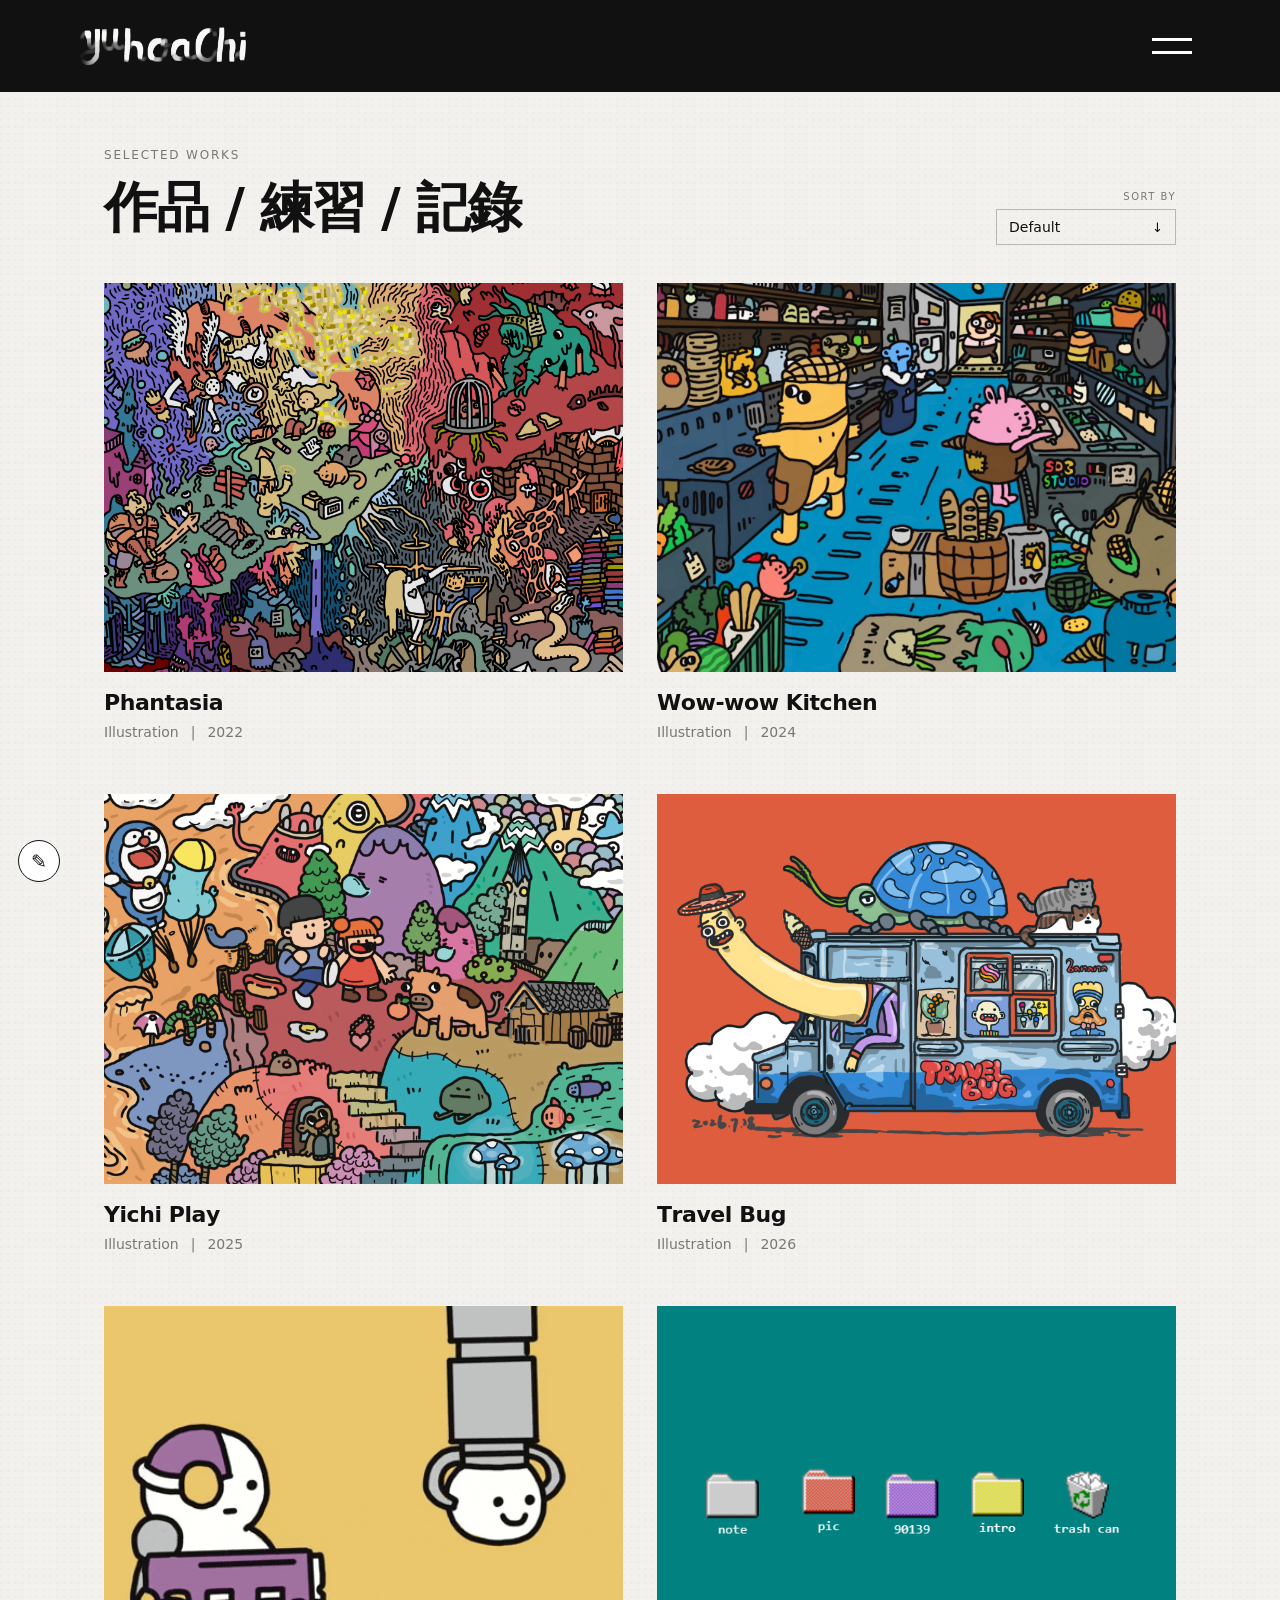
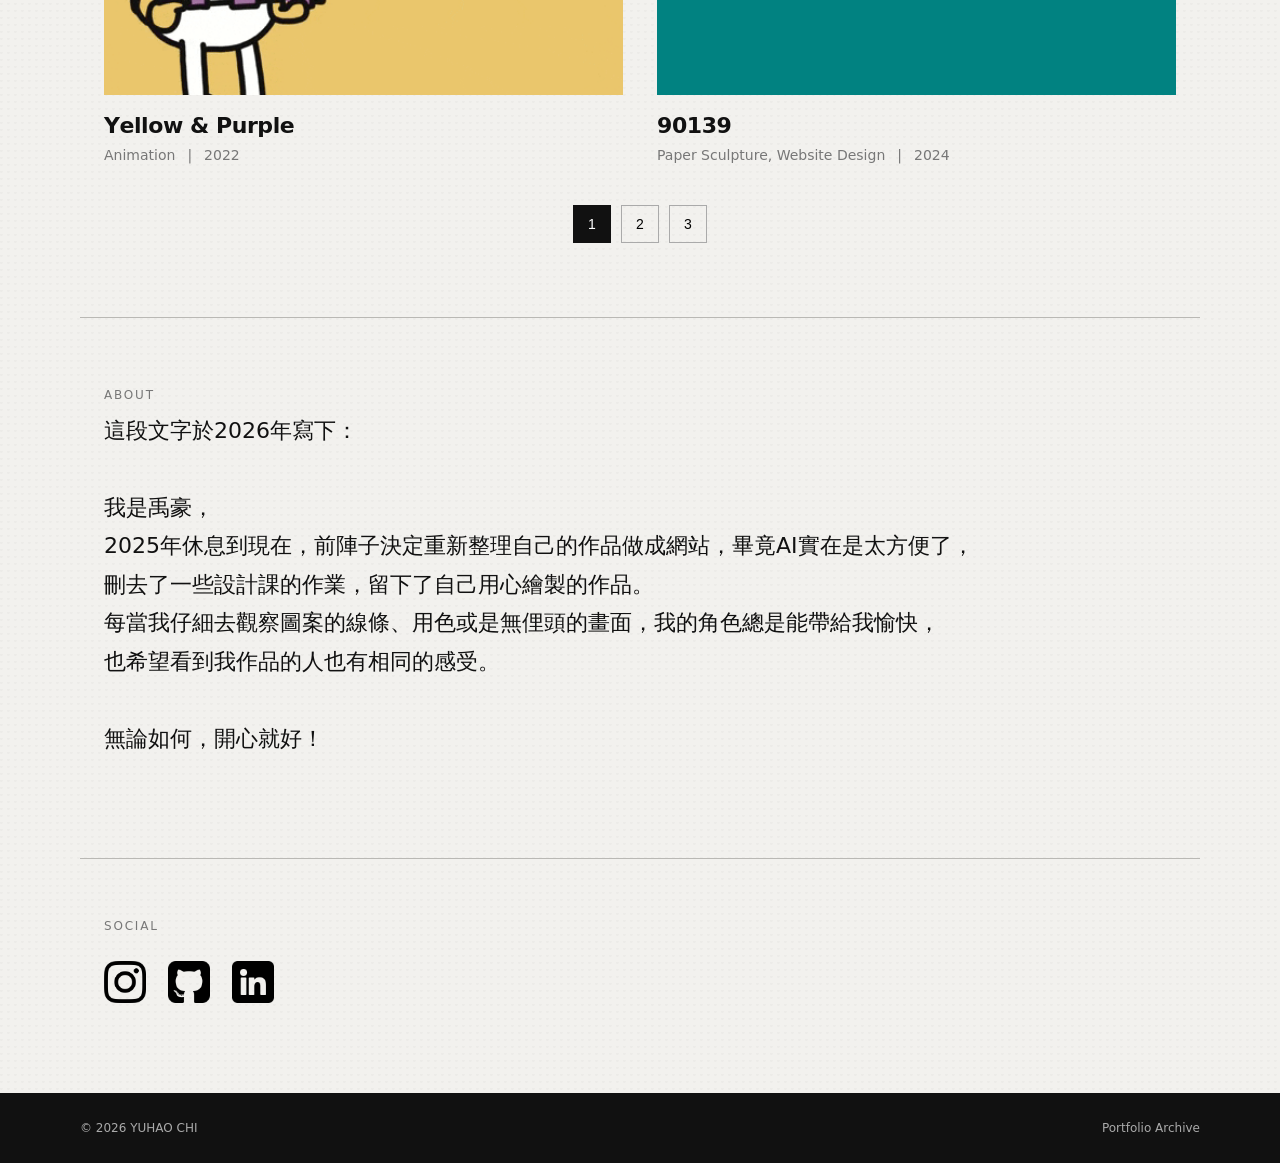
<file: index.html>
<!doctype html>
<html lang="zh-Hant">
<head>
  <meta charset="utf-8" />
  <meta name="viewport" content="width=device-width, initial-scale=1" />
  <title>YUHAOCHI Portfolio</title>
  <meta name="description" content="個人藝術作品集" />
  <link rel="stylesheet" href="style.css" />
  <link rel="icon" type="image/png" href="assets/favicon.png">
</head>
<body>
  <header class="site-header">
    <!--<a class="brand" href="index.html" aria-label="首頁">YUHAO CHI</a>-->
    <a class="brand" href="index.html" aria-label="YUHAO CHI Home">
      <img src="assets/logo_v2.png" alt="YUHAO CHI">
    </a>
    <div class="menu-wrap">

      <button class="menu-btn" id="menuBtn" aria-label="開啟選單" aria-expanded="false">
        <span></span>
        <span></span>
      </button>

      <nav class="menu" id="menu">
        <a href="index.html">Works</a>
        <a href="#about">About</a>
        <a href="#social">Social</a>
      </nav>

    </div>
  </header>

  <main>
    <section class="intro">
      <div class="intro-head">

        <div>
          <p>SELECTED WORKS</p>
          <h1>作品 / 練習 / 記錄</h1>
        </div>

        <div class="sort-control">
          <span class="sort-label">SORT BY</span>

          <div class="sort-dropdown" id="sortDropdown">

            <button
              class="sort-trigger"
              id="sortTrigger"
              type="button"
              aria-expanded="false"
            >
              <span id="sortCurrent">Default</span>

              <span class="sort-arrow">↓</span>
            </button>

            <div class="sort-menu" id="sortMenu">
              <button type="button" data-sort="default">
                Default
              </button>

              <button type="button" data-sort="newest">
                Newest First
              </button>

              <button type="button" data-sort="oldest">
                Oldest First
              </button>
            </div>

          </div>
        </div>

      </div>
    </section>

    <section class="work-list" id="workList" aria-live="polite"></section>

    <nav class="pagination" id="pagination" aria-label="作品頁碼"></nav>

    <section class="about" id="about">
      <div class="section-kicker">ABOUT</div>
      <p>
        這段文字於2026年寫下：<br>
        <br>
        我是禹豪，<br>
        2025年休息到現在，前陣子決定重新整理自己的作品做成網站，畢竟AI實在是太方便了，<br>
        刪去了一些設計課的作業，留下了自己用心繪製的作品。<br>
        每當我仔細去觀察圖案的線條、用色或是無俚頭的畫面，我的角色總是能帶給我愉快，<br>
        也希望看到我作品的人也有相同的感受。<br>
        <br>
        無論如何，開心就好！<br>
      </p>
    </section>
  </main>

  <section class="social" id="social">
    <div class="section-kicker">SOCIAL</div>

    <div class="social-links">

      <a
        href="https://www.instagram.com/sild3nafil/"
        target="_blank"
        rel="noopener noreferrer"
        aria-label="Instagram"
      >
        <img src="assets/instagram.png" alt="Instagram">
      </a>

      <a
        href="https://github.com/sild3nafil"
        target="_blank"
        rel="noopener noreferrer"
        aria-label="GitHub"
      >
        <img src="assets/github.png" alt="GitHub">
      </a>

      <a
        href="https://www.linkedin.com/in/yu-hao-chi/"
        target="_blank"
        rel="noopener noreferrer"
        aria-label="LinkedIn"
      >
        <img src="assets/linkedin.png" alt="LinkedIn">
      </a>

    </div>
  </section>

  <footer>
    <span>© 2026 YUHAO CHI</span>
    <span>Portfolio Archive</span>
  </footer>

  <!-- Doodle -->
  <canvas id="doodleCanvas"></canvas>

  <div class="doodle-ui">
    <button id="drawToggle" class="doodle-pencil" aria-label="Draw">
      ✎
    </button>

    <div class="doodle-tools">
      <button id="undoDrawing">UNDO</button>
      <button id="clearDrawing">CLEAR</button>
      <button id="doneDrawing">DONE</button>
    </div>
  </div>

  <script src="data.js"></script>
  <script src="app.js"></script>
</body>
</html>
</file>
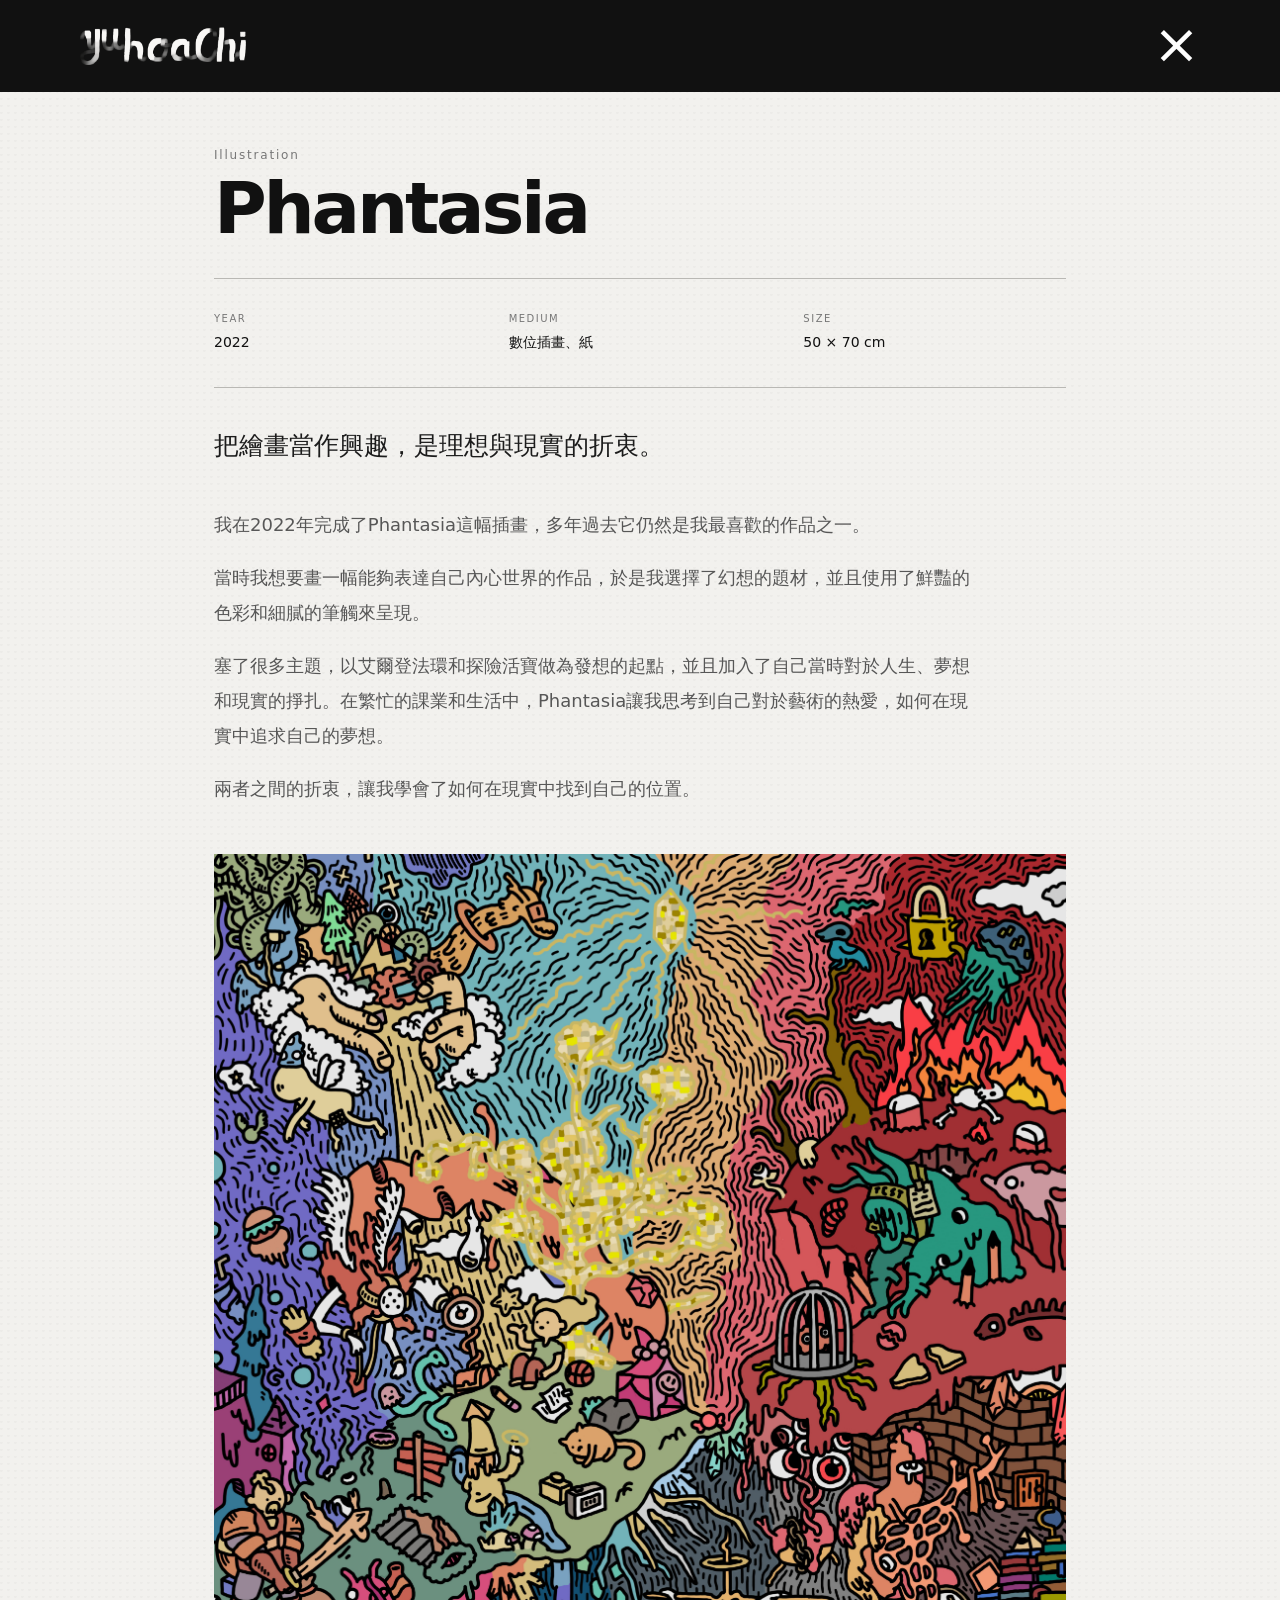
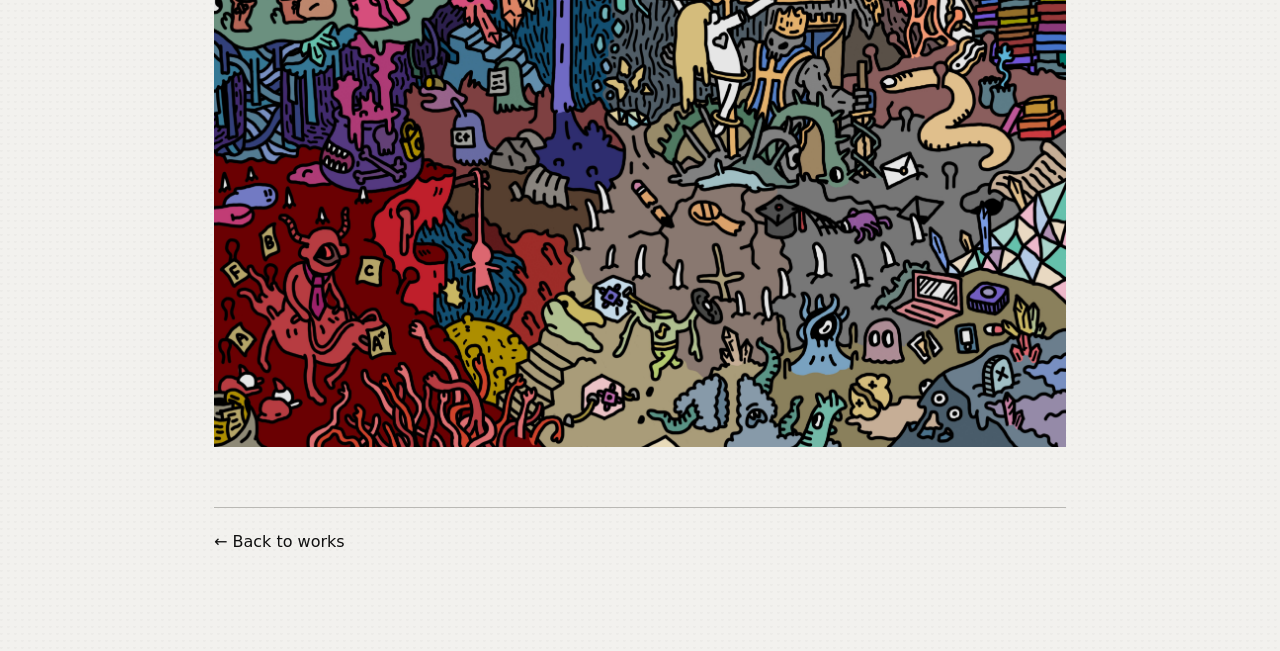
<file: work.html>
<!doctype html>
<html lang="zh-Hant">
<head>
  <meta charset="utf-8" />
  <meta name="viewport" content="width=device-width, initial-scale=1" />
  <title>YUHAOCHI Portfolio</title>
  <link rel="stylesheet" href="style.css" />
  <link rel="icon" type="image/png" href="assets/favicon.png">
</head>
<body class="detail-page">
  <header class="site-header">
    <a class="brand" href="index.html" aria-label="YUHAO CHI Home">
      <img src="assets/logo_v2.png" alt="YUHAO CHI">
    </a>
    <a class="close-btn" id="closeBtn" href="index.html" aria-label="返回作品列表">×</a>
  </header>

  <main class="detail-shell">
    <article id="detail"></article>
  </main>

  <script src="data.js"></script>
  <script src="marquee-gallery.js"></script>
  <script>
    /*const params = new URLSearchParams(location.search);
    const id = Number(params.get("id"));
    const work = WORKS.find(w => w.id === id) || WORKS[0];*/
    const params = new URLSearchParams(location.search);

    const id = Number(params.get("id"));
    const page = Number(params.get("page")) || 1;
    const sort = params.get("sort") || "default";

    const work = WORKS.find(w => w.id === id) || WORKS[0];

    const sortQuery =
      sort !== "default"
        ? `&sort=${sort}`
        : "";

    const backUrl =
      `index.html?page=${page}${sortQuery}`;

    /* 右上角 X 回到原本頁數 */
    document.getElementById("closeBtn").href = backUrl;

    document.title = `${work.title} | Portfolio`;
    const detail = document.getElementById("detail");

    detail.innerHTML = `
      <header class="detail-head">
        <p class="detail-kicker">${work.category}</p>
        <h1>${work.title}</h1>
      </header>

      <div class="detail-rule"></div>

      <section class="detail-specs">

        <div class="detail-spec">
          <span class="detail-spec-label">YEAR</span>
          <span class="detail-spec-value">${work.date}</span>
        </div>

        ${work.medium ? `
          <div class="detail-spec">
            <span class="detail-spec-label">MEDIUM</span>
            <span class="detail-spec-value">${work.medium}</span>
          </div>
        ` : ""}

        ${work.size ? `
          <div class="detail-spec">
            <span class="detail-spec-label">SIZE</span>
            <span class="detail-spec-value">${work.size}</span>
          </div>
        ` : ""}

      </section>

      <div class="detail-rule detail-rule-after-specs"></div>

      <section class="detail-copy">
        <p class="lead">${work.lead}</p>
        ${work.description.map(p => `<p>${p}</p>`).join("")}
      </section>

      ${work.youtube ? `
        <section class="detail-video">
          <iframe
            src="https://www.youtube.com/embed/${work.youtube}"
            title="${work.title}"
            referrerpolicy="strict-origin-when-cross-origin"
            allow="accelerometer; autoplay; clipboard-write; encrypted-media; gyroscope; picture-in-picture; web-share"
            allowfullscreen>
          </iframe>
        </section>
      ` : ""}

      ${work.embedUrl ? `
        <section class="detail-embed">
          <iframe
            src="${work.embedUrl}"
            title="${work.title} interactive website"
            loading="lazy"
            allowfullscreen>
          </iframe>
        </section>
      ` : ""}

      <section class="detail-gallery ${work.galleryLayout ? `${work.galleryLayout}-gallery` : ""}">
        ${work.images.map((src, i) => `
          <figure>
            ${src.toLowerCase().endsWith(".mp4")
              ? `
                <video controls playsinline preload="metadata">
                  <source src="${src}" type="video/mp4">
                  Your browser does not support video playback.
                </video>
              `
              : `
                <img src="${src}" alt="${work.title} 圖片 ${i+1}" loading="lazy">
              `
            }
          </figure>
        `).join("")}
      </section>

      <nav class="detail-nav">
        <a href="${backUrl}">← Back to works</a>
      </nav>
    `;

    if (work.galleryLayout === "marquee") {
      initMarqueeGallery();
    }
  </script>
</body>
</html>
</file>
<file: style.css>
:root{
  --bg:#f2f1ee;
  --paper:#f8f7f4;
  --ink:#111;
  --muted:#777;
  --line:#b9b8b4;
  --header:#111;
  --header-text:#fff;
  --max:1120px;
}
*{box-sizing:border-box}
html{scroll-behavior: smooth}
body{
  margin:0;
  background:
    radial-gradient(circle at 20% 10%, rgba(0,0,0,.025) 0 1px, transparent 1.5px) 0 0/7px 7px,
    var(--bg);
  color:var(--ink);
  font-family: Inter, "Noto Sans TC", "PingFang TC", "Microsoft JhengHei", system-ui, sans-serif;
}
a{color:inherit;text-decoration:none}
img{display:block;width:100%}
.site-header{
  position:sticky; top:0; z-index:20;
  height:92px;
  background:var(--header);
  color:var(--header-text);
  display:flex; align-items:center; justify-content:space-between;
  padding:0 max(24px, calc((100vw - var(--max))/2));
}
/*
.brand{
  font-size:18px; letter-spacing:.12em; font-weight:700;
  border:1px solid rgba(255,255,255,.6);
  border-radius:999px; padding:8px 14px;
}
*/
.brand {
  display: flex;
  align-items: center;

  border: none;
  padding: 0;
  text-decoration: none;
}

.brand img {
  display: block;
  width: 170px;
  height: auto;
}
.menu-btn{
  width:56px;height:48px;border:0;background:transparent;cursor:pointer;
  display:grid;align-content:center;gap:10px;padding:8px;
}
.menu-btn span{display:block;height:3px;background:#fff}

.menu{
  position:absolute;

  /* 就在漢堡下面 */
  top:calc(100% + 10px);
  right:0;

  width:180px;
  padding:20px 26px;

  background:#111;
  color:#fff;

  display:flex;
  flex-direction:column;
  gap:18px;

  opacity:0;
  visibility:hidden;

  transform:translateY(-12px);

  transition:
    opacity .25s ease,
    transform .25s ease,
    visibility .25s;
}

.menu.open{
  opacity:1;
  visibility:visible;
  transform:translateY(0);
}

.menu-wrap{
  position:relative;
}

.intro{
  max-width:var(--max);margin:0 auto;padding:56px 24px 22px;
}
.intro p,.section-kicker,.detail-kicker{
  font-size:12px;letter-spacing:.15em;color:var(--muted);margin:0 0 10px
}
.intro h1{font-size:clamp(28px,5vw,54px);margin:0;font-weight:650;letter-spacing:-.035em}
.intro-head{
  display:flex;
  justify-content:space-between;
  align-items:flex-end;
  gap:30px;
}
.work-list{
  max-width:var(--max);margin:0 auto;padding:16px 24px 42px;
  display:grid;grid-template-columns:1fr 1fr;gap:54px 34px;
}
.work-card{display:block}
.work-cover{
  aspect-ratio: 4 / 3;
  background:#e5e4e1;
  overflow:hidden;
}
/*.work-cover img{
  width:100%;height:100%;object-fit:cover;
  transition:transform .55s cubic-bezier(.2,.7,.2,1), filter .4s;
}*/
.work-cover img{
  display:block;
  width:100%;
  height:100%;
  object-fit:cover;
  object-position:center;

  transition:
    transform .55s cubic-bezier(.2,.7,.2,1),
    filter .4s;
}
.work-cover img.contain {
  object-fit: contain;
}
/* =========================
   WORK CARD HOVER
========================= */

.work-card{
  display:block;
}

.work-cover{
  position:relative;
}

.work-cover img{
  transition:
    transform .6s cubic-bezier(.2,.7,.2,1),
    filter .4s ease;
}

/* 非常淡的 hover overlay */
.work-cover::after{
  content:"";
  position:absolute;
  inset:0;
  background:#000;
  opacity:0;
  pointer-events:none;
  transition:opacity .4s ease;
}

/* Title */

.work-info h2{
  display:flex;
  align-items:center;
  justify-content:space-between;

  transition:
    transform .35s cubic-bezier(.2,.7,.2,1);
}

.work-info .meta{
  transition:
    transform .35s cubic-bezier(.2,.7,.2,1),
    color .35s ease;
}

/* Arrow */

.work-arrow{
  font-size:18px;

  opacity:0;
  transform:translate(-8px, 8px);

  transition:
    opacity .3s ease,
    transform .35s cubic-bezier(.2,.7,.2,1);
}

/* =========================
   TITLE LETTER ANIMATION
========================= */

.work-title {
  display: inline-flex;
}

.work-title-char {
  display: inline-block;

  transition:
    transform .35s cubic-bezier(.2,.8,.2,1),
    color .35s ease;

  transition-delay:
    calc(var(--i) * 25ms);
}


/* ===== Hover ===== */

.work-card:hover .work-title-char {
  transform: translateY(-5px);
  color: #13bac0;
}

.work-card:hover .work-cover img{
  transform:scale(1.04);
}

.work-card:hover .work-cover::after{
  opacity:.035;
}

.work-card:hover .work-info h2,
.work-card:hover .work-info .meta{
  transform:translateX(4px);
}

.work-card:hover .work-arrow{
  opacity:1;
  transform:translate(0,0);
}
.work-info{padding-top:18px}
.work-info h2{font-size:22px;margin:0 0 9px;letter-spacing:-.02em}

/* =========================
   WORK DETAILS
========================= */

.detail-specs{
  display:grid;
  grid-template-columns:repeat(3, 1fr);
  gap:32px;
}

.detail-spec{
  display:flex;
  flex-direction:column;
  gap:8px;
}

.detail-spec-label{
  font-size:10px;
  letter-spacing:.15em;
  color:var(--muted);
}

.detail-spec-value{
  font-size:14px;
  line-height:1.5;
  color:var(--ink);
}

.detail-rule-after-specs{
  margin-top:34px;
}

@media (max-width:720px){
  .detail-specs{
    grid-template-columns:repeat(3, minmax(0, 1fr));
    gap:12px;
  }

  .detail-spec{
    gap:6px;
  }

  .detail-spec-label{
    font-size:8px;
    letter-spacing:.14em;
  }

  .detail-spec-value{
    font-size:11px;
    line-height:1.45;
    word-break:break-word;
  }
}

.meta{display:flex;gap:12px;flex-wrap:wrap;color:var(--muted);font-size:14px}
.pagination{
  max-width:var(--max);margin:0 auto 74px;padding:0 24px;
  display:flex;align-items:center;justify-content:center;gap:10px
}
.pagination button{
  border:1px solid #aaa;background:transparent;min-width:38px;height:38px;
  padding:0 12px;cursor:pointer;font-size:14px
}
.pagination button.active{background:#111;color:#fff;border-color:#111}
.about{
  max-width:var(--max);margin:0 auto;padding:70px 24px 100px;
  border-top:1px solid var(--line)
}
.about p{
  max-width: 1000px;
  font-size: 22px;
  line-height: 1.75;
  margin: 0;
}
.social {
  max-width: var(--max);
  margin: 0 auto;
  padding: 60px 24px 90px;
  border-top: 1px solid var(--line);
}

.social-links {
  display: flex;
  align-items: center;
  gap: 22px;
  margin-top: 28px;
}

.social-links a {
  display: block;
}

.social-links img {
  width: 42px;
  height: 42px;
  object-fit: contain;

  transition:
    transform .25s ease,
    opacity .25s ease;
}

.social-links a:hover img {
  transform: translateY(-4px);
  opacity: .65;
}

footer{
  background:#111;color:#aaa;padding:28px max(24px, calc((100vw - var(--max))/2));
  display:flex;justify-content:space-between;gap:20px;font-size:12px
}

/* detail */
.detail-page .site-header{position:relative}
.close-btn{
  font-size:56px;line-height:1;font-weight:200;transform:translateY(-2px)
}
.detail-shell{max-width:900px;margin:0 auto;padding:56px 24px 100px}
.detail-head h1{font-size:clamp(34px,7vw,72px);margin:0 0 16px;letter-spacing:-.045em;line-height:1}
.detail-rule{border-top:1px solid var(--line);margin:34px 0 34px}
.detail-copy{max-width:760px}
.detail-copy p{font-size:18px;line-height:1.95;color:#575757}
.detail-copy .lead{font-size:25px;color:#1c1c1c;margin-bottom:36px}
.detail-gallery{display:grid;gap:22px;margin-top:48px}
.detail-gallery figure{margin:0;background: transparent;}
.detail-gallery video {display: block; width: 100%; height: auto;}
.detail-nav{margin-top:60px;padding-top:24px;border-top:1px solid var(--line)}

.detail-gallery.grid-gallery {
  display: grid;
  grid-template-columns: repeat(3, 1fr);
  gap: 12px;
}

.detail-gallery.grid-gallery figure {
  margin: 0;
  width: 100%;

  background: transparent;
}

.detail-gallery.grid-gallery img {
  display: block;
  width: 100%;
  height: auto;
}

.detail-gallery.two-column-gallery {
  display: grid;
  grid-template-columns: repeat(2, 1fr);
  gap: 12px;

  max-width: 650px;
  margin: 0 auto;
}

.detail-gallery.two-column-gallery figure {
  margin: 0;
  width: 100%;

  display: grid;
  place-items: center;

  background: transparent;
}

.detail-gallery.two-column-gallery img {
  display: block;
  width: 100%;
  height: auto;
}

.detail-embed {
  width: 100%;
  margin: 40px 0;
  overflow: hidden;
}

.detail-embed iframe {
  display: block;
  width: 100%;
  height: 85vh;
  min-height: 700px;
  border: 0;
}

.detail-video {
  width: 100%;
  margin: 40px 0;
}

.detail-video iframe {
  display: block;
  width: 100%;
  aspect-ratio: 16 / 9;
  border: 0;
}

/* =========================
   SORT DROPDOWN
========================= */

.sort-control{
  display:flex;
  flex-direction:column;
  align-items:flex-end;
  gap:7px;
}

.sort-label{
  font-size:10px;
  letter-spacing:.15em;
  color:var(--muted);
}


/* 外層 */
.sort-dropdown{
  position:relative;
  width:180px;
}

/* 目前選擇 */
.sort-trigger{
  width:100%;
  display:flex;
  align-items:center;
  justify-content:space-between;

  padding:10px 12px;

  border:1px solid var(--line);
  background:transparent;

  font-family:inherit;
  font-size:14px;
  line-height:1;

  color:var(--ink);

  cursor:pointer;
}

/* 箭頭 */
.sort-arrow{
  display:inline-block;
  font-size:13px;

  transition:transform .25s ease;
}

/* 選單打開時箭頭翻轉 */
.sort-dropdown.open .sort-arrow{
  transform:rotate(180deg);
}

/* 下拉內容 */
.sort-menu{
  position:absolute;

  top:calc(100% + 5px);
  left:0;

  width:100%;

  background:var(--paper);
  border:1px solid var(--line);

  z-index:50;

  opacity:0;
  visibility:hidden;

  transform:translateY(-6px);

  transition:
    opacity .2s ease,
    transform .2s ease,
    visibility .2s;
}

/* 打開 */
.sort-dropdown.open .sort-menu{
  opacity:1;
  visibility:visible;

  transform:translateY(0);
}


/* 選項 */
.sort-menu button{
  width:100%;

  display:block;

  padding:11px 12px;

  border:0;
  border-bottom:1px solid var(--line);

  background:transparent;

  text-align:left;

  font-family:inherit;
  font-size:14px;

  color:var(--ink);

  cursor:pointer;

  transition:
    background .15s ease,
    padding-left .15s ease;
}

.sort-menu button:last-child{
  border-bottom:0;
}

/* Hover */
.sort-menu button:hover{
  background:#111;
  color:#fff;

  padding-left:16px;
}

/* 目前選中的項目 */
.sort-menu button.active{
  font-weight:600;
}

/* =========================
   DOODLE
========================= */

#doodleCanvas{
  position:absolute;
  top:0;
  left:0;

  z-index:50;
  pointer-events:none;

  touch-action:none;
}

body.draw-mode #doodleCanvas{
  pointer-events:auto;
  cursor:crosshair;
}

/* 整個控制區 */
.doodle-ui{
  position:fixed;

  left:max(18px, env(safe-area-inset-left));
  bottom:max(18px, env(safe-area-inset-bottom));

  display:flex;
  align-items:center;
  gap:12px;

  z-index:9999;
}

/* 鉛筆 */
.doodle-pencil{
  width:42px;
  height:42px;

  border:1px solid #111;
  border-radius:50%;

  background:#fff;
  color:#111;

  display:flex;
  align-items:center;
  justify-content:center;

  font-size:19px;

  cursor:pointer;

  transition:
    transform .25s ease,
    background .25s ease,
    color .25s ease;
}

.doodle-pencil:hover{
  transform:rotate(-12deg);
}

/* 畫圖模式 */
body.draw-mode .doodle-pencil{
  background:#111;
  color:#fff;
}


/* UNDO / CLEAR / DONE */
.doodle-tools{
  display:flex;
  align-items:center;
  gap:12px;

  opacity:0;
  transform:translateX(-8px);

  pointer-events:none;

  transition:
    opacity .25s ease,
    transform .25s ease;
}

body.draw-mode .doodle-tools{
  opacity:1;
  transform:translateX(0);

  pointer-events:auto;
}

.doodle-tools button{
  padding:0;

  border:none;
  background:none;

  font:inherit;
  font-size:10px;
  letter-spacing:.12em;

  cursor:pointer;
}

.doodle-tools button:hover{
  text-decoration:underline;
}

/* =========================
   MARQUEE GALLERY
   ========================= */

.detail-gallery.marquee-gallery {
  display: flex;
  align-items: center;

  gap: 90px;

  overflow-x: auto;
  overflow-y: hidden;

  background: #676963;

  padding: 8vmin 0;
}

.detail-gallery.marquee-gallery::-webkit-scrollbar {
  display: none;
}

.detail-gallery.marquee-gallery.is-dragging {
  cursor: grabbing;
}

.detail-gallery.marquee-gallery figure {
  flex: none;

  width: max-content;
  height: 40vmin;

  margin: 0;
  padding: 0;

  background: transparent;
}

.detail-gallery.marquee-gallery img,
.detail-gallery.marquee-gallery video {
  display: block;

  width: auto;
  height: 100%;

  max-width: none;

  object-fit: initial;
}

@media (max-width: 720px){
  .site-header{height:74px;padding:0 22px}
  .menu{top:74px}
  .brand{font-size:14px}
  .intro{padding-top:38px}
  .intro-head{
    flex-direction:column;
    align-items:flex-start;
    gap:28px;
  }
  .sort-control{align-items:flex-start;}
  .sort-dropdown{width:180px;}
  .work-list{grid-template-columns:1fr;gap:48px;padding-left:28px;padding-right:28px}
  .work-info h2{font-size:24px}
  .meta{font-size:14px}
  .about p{font-size:18px}
  footer{flex-direction:column}
  .detail-shell{padding-top:42px}

  .doodle-ui{
    left:max(16px, env(safe-area-inset-left));
    bottom:max(16px, env(safe-area-inset-bottom));
    gap:10px;
  }

  .doodle-tools{
    gap:9px;
  }

  .doodle-tools button{
    font-size:9px;
  }

  .detail-gallery.marquee-gallery {
    gap: 20px;
  }
}
</file>
